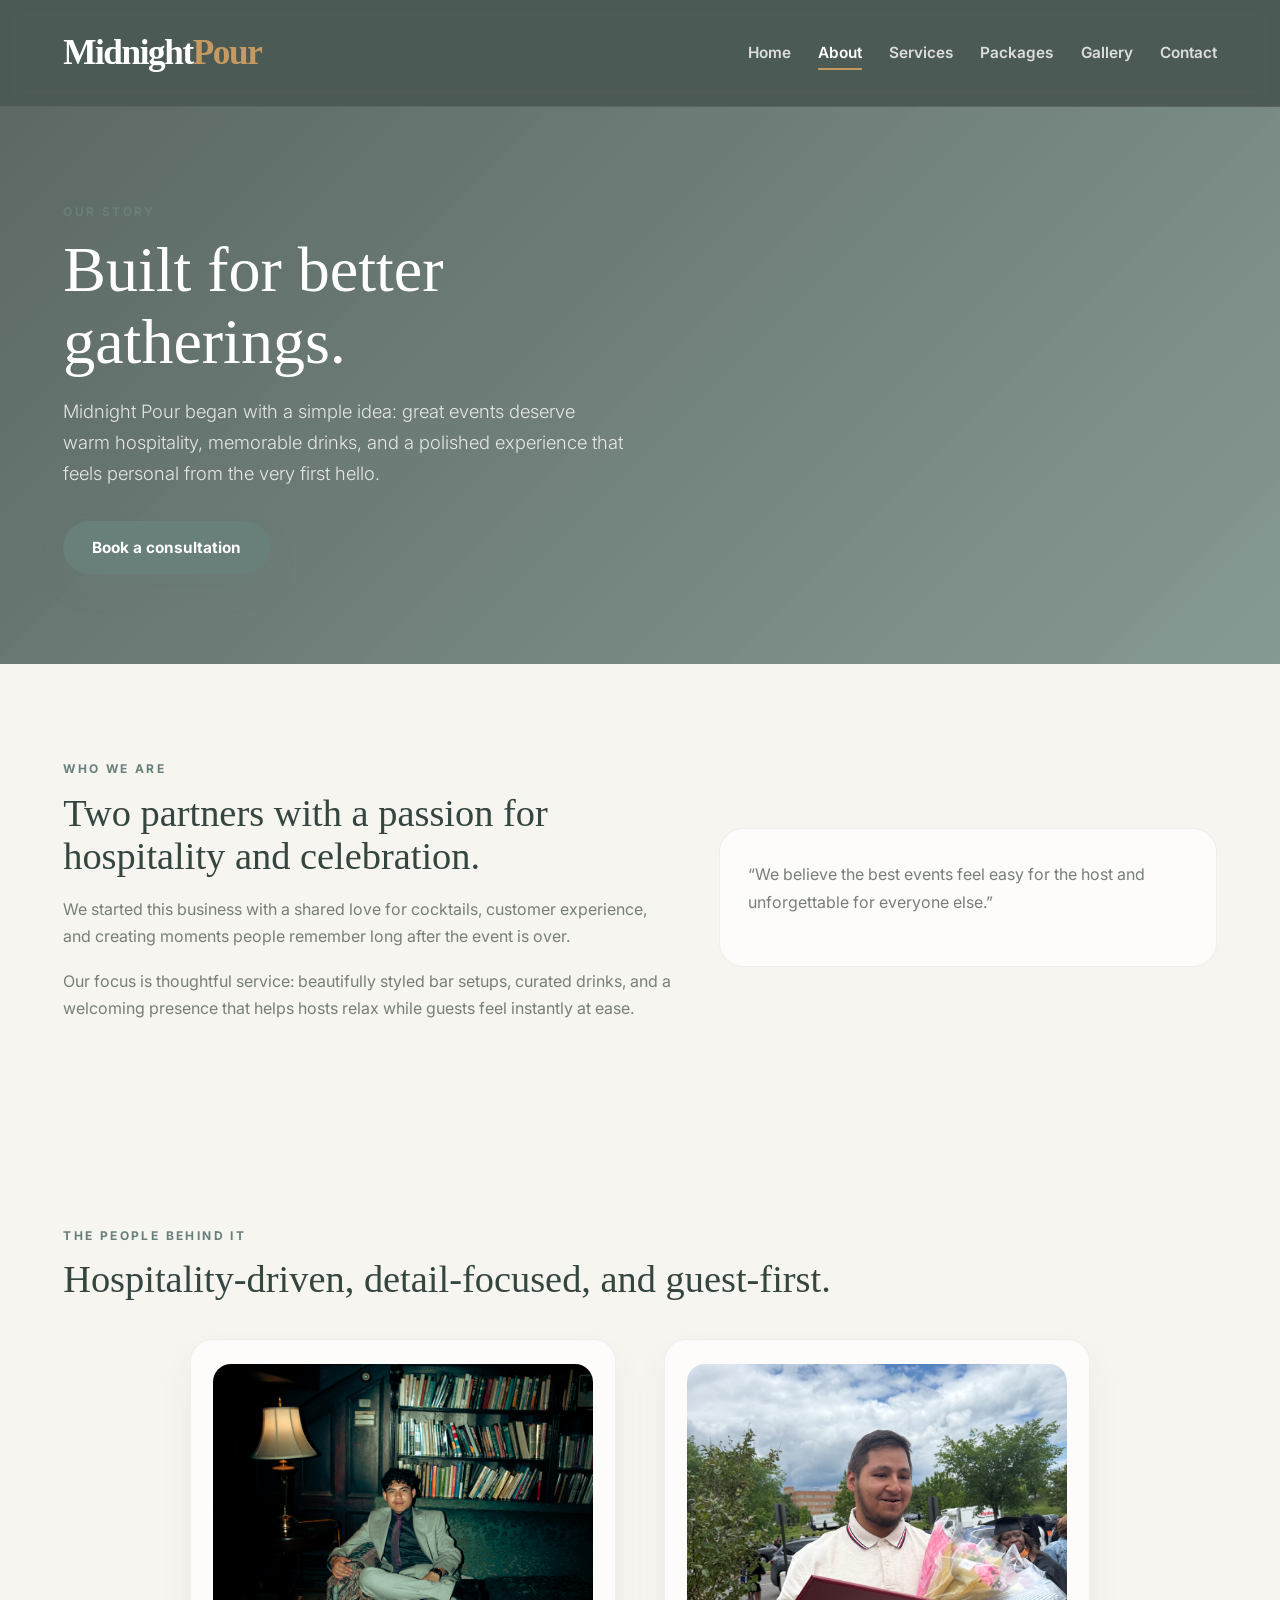
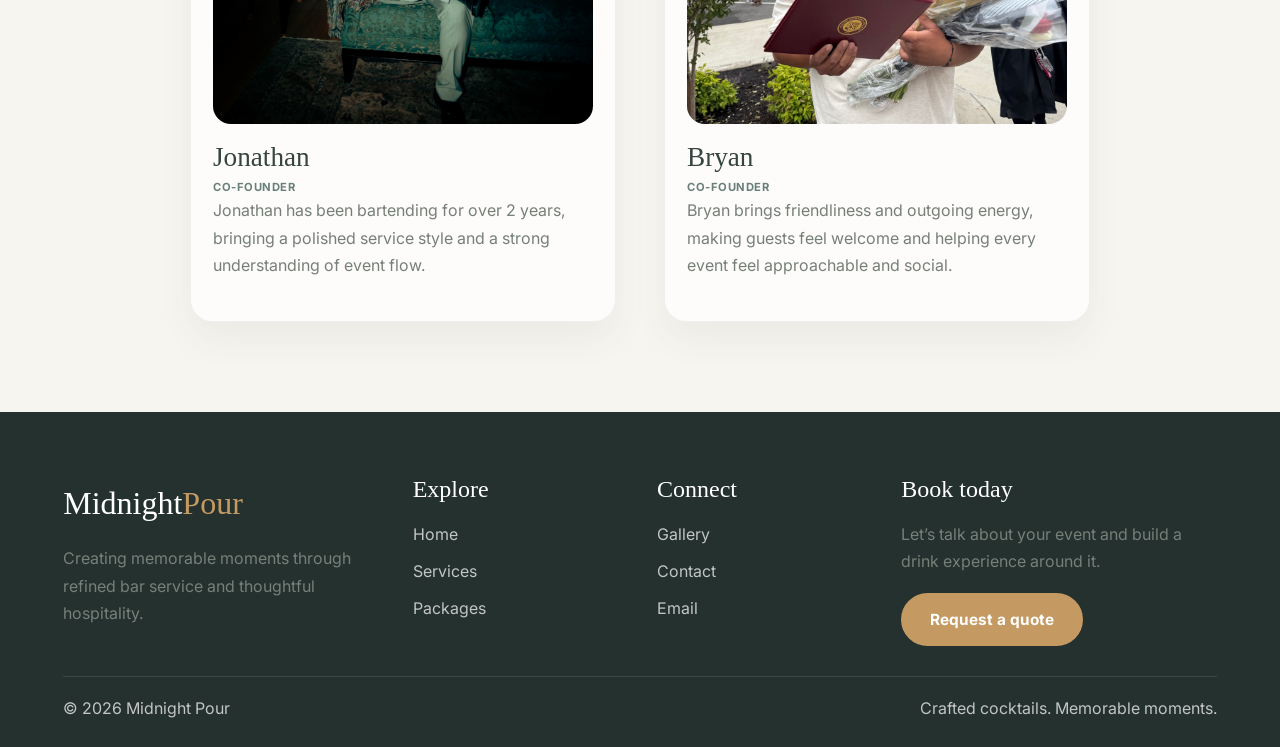
<file: about.html>
<!doctype html>
<html lang="en">
<head>
  <meta charset="utf-8">
  <meta name="viewport" content="width=device-width, initial-scale=1">
  <meta name="description" content="Learn the story behind Midnight Pour and the partners building a hospitality-first mobile bartending service." />
  <title>About | Midnight Pour</title>
  <link rel="preconnect" href="https://fonts.googleapis.com">
  <link rel="preconnect" href="https://fonts.gstatic.com" crossorigin>
  <link href="https://fonts.googleapis.com/css2?family=Inter:wght@400;500;600;700;800&display=swap" rel="stylesheet">
  <link href="css/bootstrap.min.css" rel="stylesheet">
  <link href="css/style.css" rel="stylesheet">
</head>
<body>

  <header class="site-header">
    <nav class="custom-navbar" aria-label="Main navigation">
      <div class="container">
        <a class="navbar-brand" href="index.html">Midnight<span>Pour</span></a>
        <button class="navbar-toggler" type="button" aria-label="Toggle navigation">☰</button>
        <ul class="custom-navbar-nav">
          <li><a href="index.html">Home</a></li>
          <li class="active"><a href="about.html">About</a></li>
          <li><a href="services.html">Services</a></li>
          <li><a href="packages.html">Packages</a></li>
          <li><a href="gallery.html">Gallery</a></li>
          <li><a href="contact.html">Contact</a></li>
        </ul>
      </div>
    </nav>
  </header>

  <main>
    <section class="hero" style="background:linear-gradient(135deg, rgba(53,69,64,0.8), rgba(104,127,122,0.78)), url('https://images.unsplash.com/photo-1525268323446-0505b6fe7778?auto=format&fit=crop&w=1400&q=80') center/cover no-repeat; min-height: 520px;">
      <div class="container">
        <div class="hero-copy">
          <div class="eyebrow">Our story</div>
          <h1>Built for better gatherings.</h1>
          <p class="lead">Midnight Pour began with a simple idea: great events deserve warm hospitality, memorable drinks, and a polished experience that feels personal from the very first hello.</p>
          <div class="hero-actions">
            <a class="btn btn-primary" href="contact.html">Book a consultation</a>
          </div>
        </div>
      </div>
    </section>

    <section class="story-section">
      <div class="container two-column">
        <div>
          <div class="eyebrow">Who we are</div>
          <h2>Two partners with a passion for hospitality and celebration.</h2>
          <p>We started this business with a shared love for cocktails, customer experience, and creating moments people remember long after the event is over.</p>
          <p>Our focus is thoughtful service: beautifully styled bar setups, curated drinks, and a welcoming presence that helps hosts relax while guests feel instantly at ease.</p>
        </div>
        <div class="quote-box">
          <p>“We believe the best events feel easy for the host and unforgettable for everyone else.”</p>
        </div>
      </div>
    </section>

    <section>
      <div class="container">
        <div class="section-heading">
          <div class="eyebrow">The people behind it</div>
          <h2>Hospitality-driven, detail-focused, and guest-first.</h2>
        </div>

        <div class="team-grid" style="grid-template-columns: 1fr 1fr; gap: 48px; max-width: 900px; margin: 0 auto;">
          <article class="team-member" style="padding: 24px 22px; border-radius: 22px;">
            <img src="images/jonathan-about.jpeg" alt="Jonathan portrait" style="width: 100%; height: 360px; object-fit: cover; border-radius: 18px; margin-bottom: 18px;">
            <h3>Jonathan</h3>
            <div class="role">Co-founder</div>
            <p>Jonathan has been bartending for over 2 years, bringing a polished service style and a strong understanding of event flow.</p>
          </article>

          <article class="team-member" style="padding: 24px 22px; border-radius: 22px;">
            <img src="images/bryan-about.jpeg" alt="Bryan portrait" style="width: 100%; height: 360px; object-fit: cover; border-radius: 18px; margin-bottom: 18px;">
            <h3>Bryan</h3>
            <div class="role">Co-founder</div>
            <p>Bryan brings friendliness and outgoing energy, making guests feel welcome and helping every event feel approachable and social.</p>
          </article>
        </div>      
      </div>    
    </section>
  </main>

  <footer class="footer">
    <div class="container">
      <div class="footer-grid">
        <div>
          <div class="brand">Midnight<span>Pour</span></div>
          <p>Creating memorable moments through refined bar service and thoughtful hospitality.</p>
        </div>
        <div>
          <h4>Explore</h4>
          <ul>
            <li><a href="index.html">Home</a></li>
            <li><a href="services.html">Services</a></li>
            <li><a href="packages.html">Packages</a></li>
          </ul>
        </div>
        <div>
          <h4>Connect</h4>
          <ul>
            <li><a href="blog.html">Gallery</a></li>
            <li><a href="contact.html">Contact</a></li>
            <li><a href="mailto:hello@midnightpour.com">Email</a></li>
          </ul>
        </div>
        <div>
          <h4>Book today</h4>
          <p>Let’s talk about your event and build a drink experience around it.</p>
          <a class="btn btn-secondary" href="contact.html">Request a quote</a>
        </div>
      </div>
      <div class="footer-bottom">
        <span>© 2026 Midnight Pour</span>
        <span>Crafted cocktails. Memorable moments.</span>
      </div>
    </div>
  </footer>

  <script src="js/bootstrap.bundle.min.js"></script>
  <script src="js/custom.js"></script>
</body>
</html>
</file>
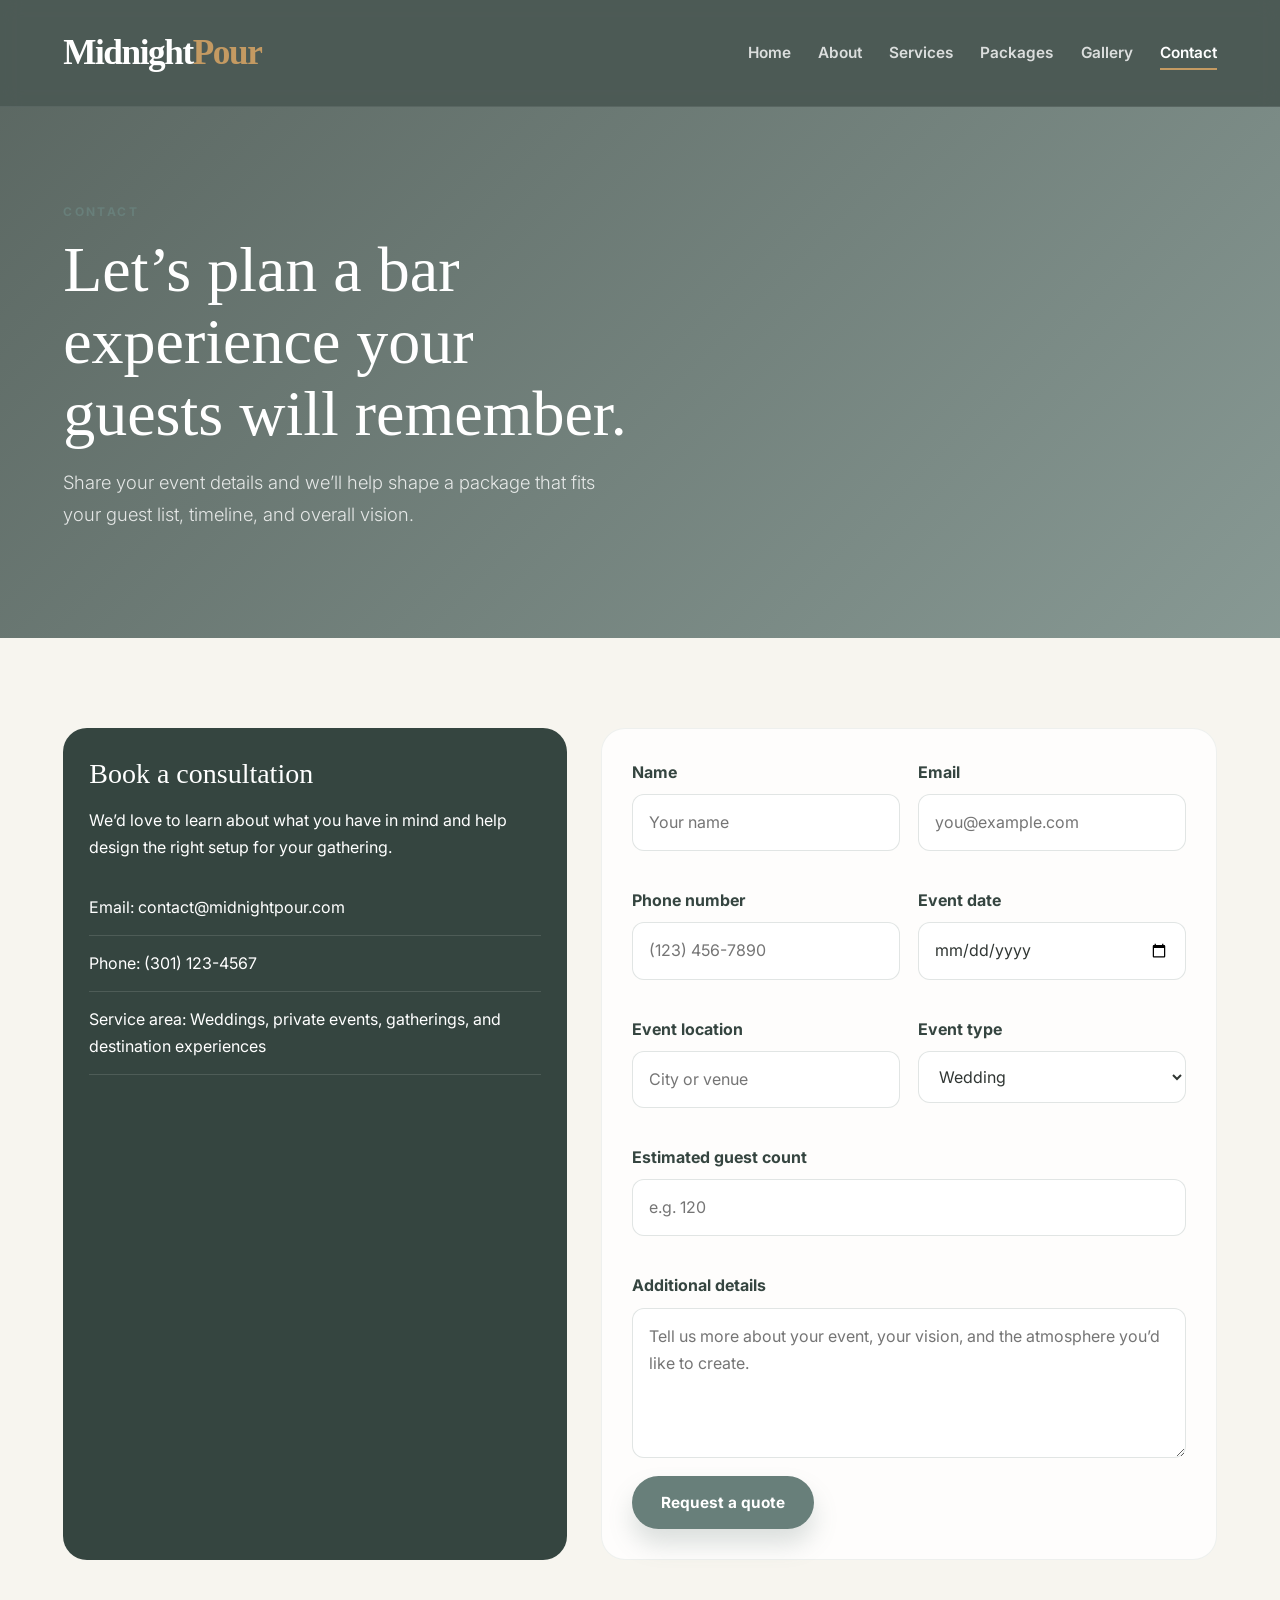
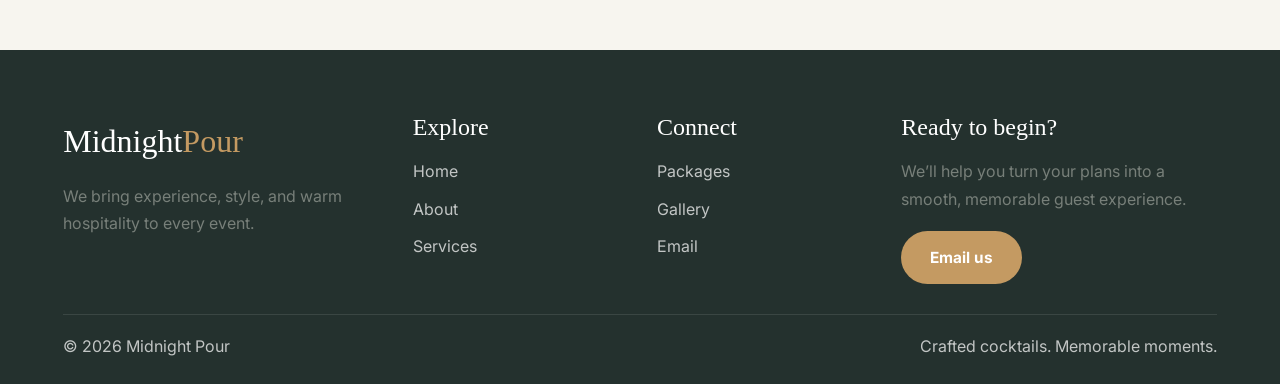
<file: contact.html>
<!doctype html>
<html lang="en">
<head>
  <meta charset="utf-8">
  <meta name="viewport" content="width=device-width, initial-scale=1">
  <meta name="description" content="Request a quote for your wedding, private celebration, birthday, corporate event, or custom mobile bartending service." />
  <title>Contact | Midnight Pour</title>
  <link rel="preconnect" href="https://fonts.googleapis.com">
  <link rel="preconnect" href="https://fonts.gstatic.com" crossorigin>
  <link href="https://fonts.googleapis.com/css2?family=Inter:wght@400;500;600;700;800&display=swap" rel="stylesheet">
  <link href="css/bootstrap.min.css" rel="stylesheet">
  <link href="css/style.css" rel="stylesheet">
</head>
<body>

  <header class="site-header">
    <nav class="custom-navbar" aria-label="Main navigation">
      <div class="container">
        <a class="navbar-brand" href="index.html">Midnight<span>Pour</span></a>
        <button class="navbar-toggler" type="button" aria-label="Toggle navigation">☰</button>
        <ul class="custom-navbar-nav">
          <li><a href="index.html">Home</a></li>
          <li><a href="about.html">About</a></li>
          <li><a href="services.html">Services</a></li>
          <li><a href="packages.html">Packages</a></li>
          <li><a href="gallery.html">Gallery</a></li>
          <li class="active"><a href="contact.html">Contact</a></li>
        </ul>
      </div>
    </nav>
  </header>

  <main>
    <section class="hero" style="background:linear-gradient(135deg, rgba(53,69,64,0.8), rgba(104,127,122,0.78)), url('https://images.unsplash.com/photo-1514362545857-3bc16c4c7d1b?auto=format&fit=crop&w=1400&q=80') center/cover no-repeat; min-height: 500px;">
      <div class="container">
        <div class="hero-copy">
          <div class="eyebrow">Contact</div>
          <h1>Let’s plan a bar experience your guests will remember.</h1>
          <p class="lead">Share your event details and we’ll help shape a package that fits your guest list, timeline, and overall vision.</p>
        </div>
      </div>
    </section>

    <section class="contact-section">
      <div class="container contact-grid">
        <div class="contact-info">
          <h3>Book a consultation</h3>
          <p>We’d love to learn about what you have in mind and help design the right setup for your gathering.</p>
          <ul>
            <li>Email: contact@midnightpour.com</li>
            <li>Phone: (301) 123-4567</li>
            <li>Service area: Weddings, private events, gatherings, and destination experiences</li>
          </ul>
        </div>

        <form class="contact-form" action="#" method="post">
          <div class="form-grid">
            <div class="form-field">
              <label for="name">Name</label>
              <input id="name" type="text" placeholder="Your name">
            </div>
            <div class="form-field">
              <label for="email">Email</label>
              <input id="email" type="email" placeholder="you@example.com">
            </div>
            <div class="form-field">
              <label for="phone">Phone number</label>
              <input id="phone" type="tel" placeholder="(123) 456-7890">
            </div>
            <div class="form-field">
              <label for="date">Event date</label>
              <input id="date" type="date">
            </div>
            <div class="form-field">
              <label for="location">Event location</label>
              <input id="location" type="text" placeholder="City or venue">
            </div>
            <div class="form-field">
              <label for="type">Event type</label>
              <select id="type">
                <option>Wedding</option>
                <option>Private party</option>
                <option>Birthday</option>
                <option>Corporate event</option>
                <option>Custom celebration</option>
              </select>
            </div>
            <div class="form-field" style="grid-column:1 / -1;">
              <label for="guests">Estimated guest count</label>
              <input id="guests" type="number" min="10" placeholder="e.g. 120">
            </div>
            <div class="form-field" style="grid-column:1 / -1;">
              <label for="details">Additional details</label>
              <textarea id="details" placeholder="Tell us more about your event, your vision, and the atmosphere you’d like to create."></textarea>
            </div>
          </div>
          <button class="btn btn-primary" type="submit">Request a quote</button>
        </form>
      </div>
    </section>
  </main>

  <footer class="footer">
    <div class="container">
      <div class="footer-grid">
        <div>
          <div class="brand">Midnight<span>Pour</span></div>
          <p>We bring experience, style, and warm hospitality to every event.</p>
        </div>
        <div>
          <h4>Explore</h4>
          <ul>
            <li><a href="index.html">Home</a></li>
            <li><a href="about.html">About</a></li>
            <li><a href="services.html">Services</a></li>
          </ul>
        </div>
        <div>
          <h4>Connect</h4>
          <ul>
            <li><a href="packages.html">Packages</a></li>
            <li><a href="blog.html">Gallery</a></li>
            <li><a href="mailto:hello@midnightpour.com">Email</a></li>
          </ul>
        </div>
        <div>
          <h4>Ready to begin?</h4>
          <p>We’ll help you turn your plans into a smooth, memorable guest experience.</p>
          <a class="btn btn-secondary" href="mailto:hello@midnightpour.com">Email us</a>
        </div>
      </div>
      <div class="footer-bottom">
        <span>© 2026 Midnight Pour</span>
        <span>Crafted cocktails. Memorable moments.</span>
      </div>
    </div>
  </footer>

  <script src="js/bootstrap.bundle.min.js"></script>
  <script src="js/custom.js"></script>
</body>
</html>
</file>
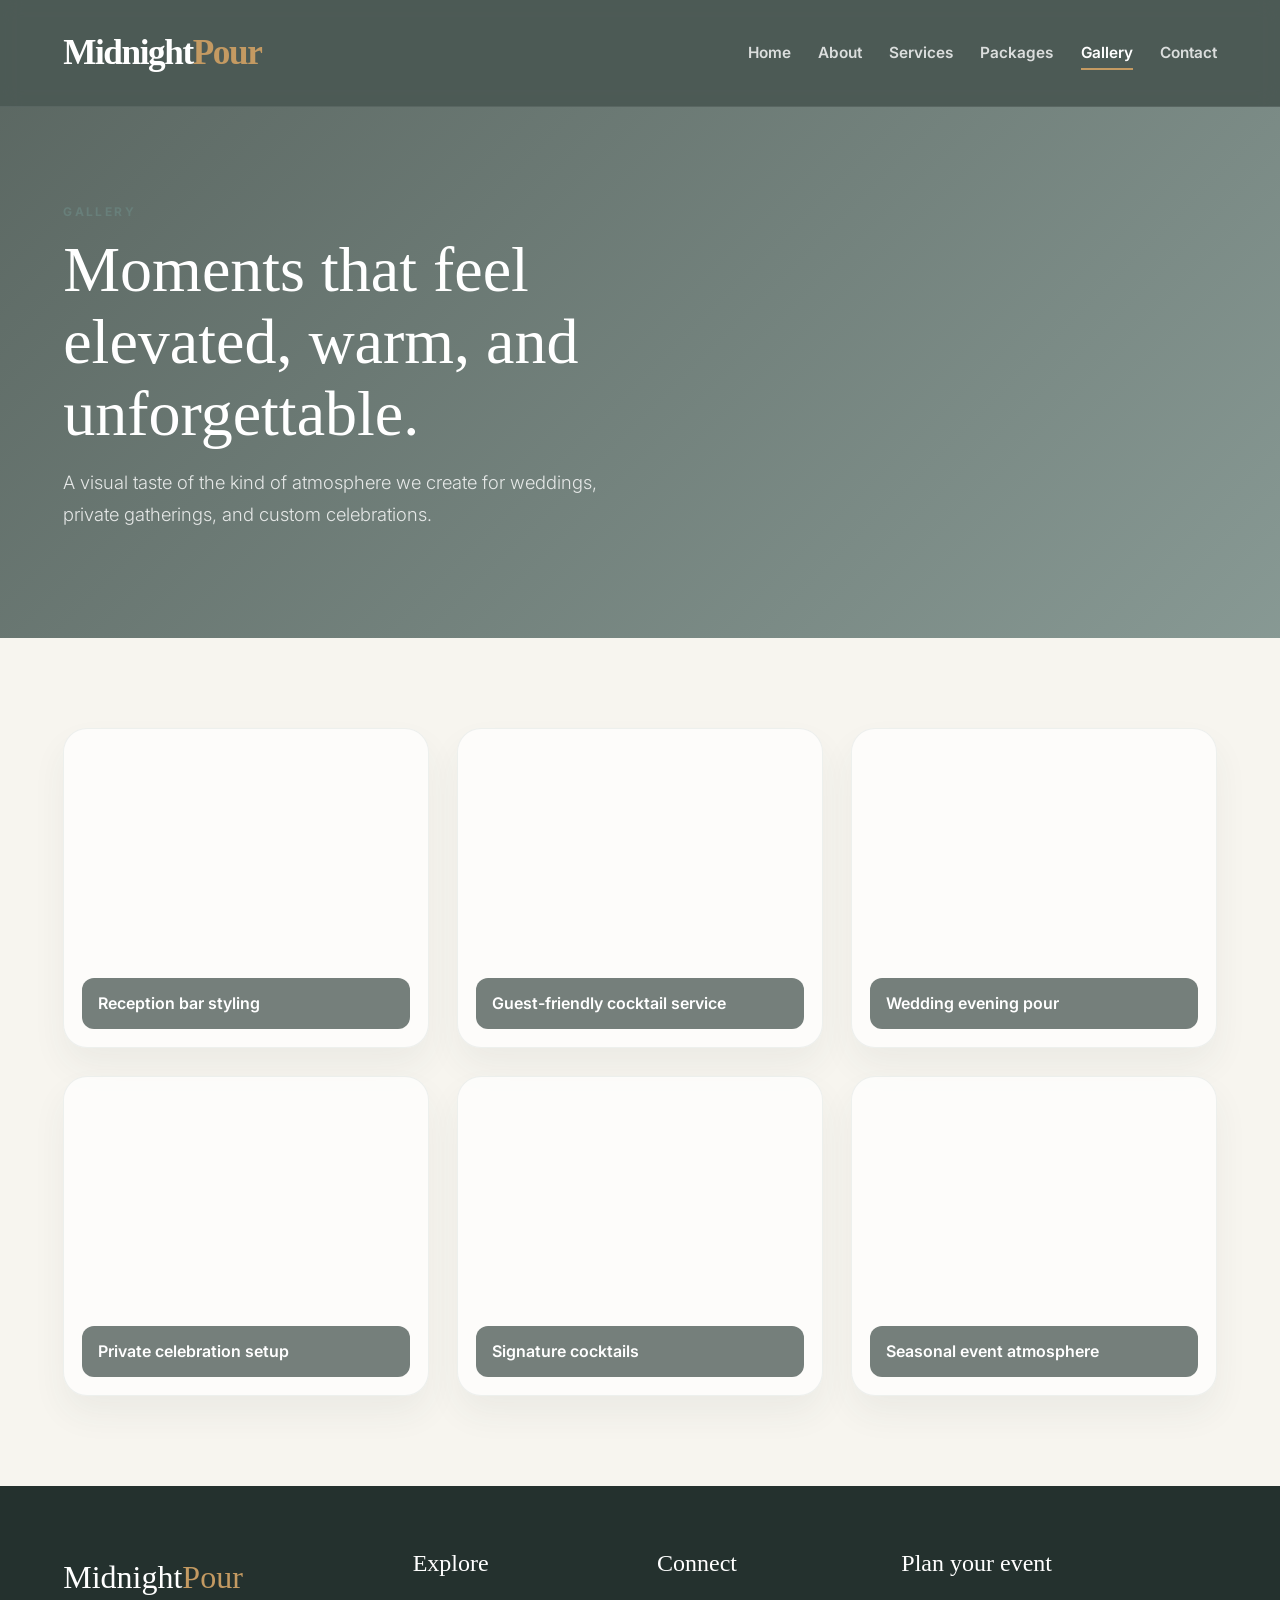
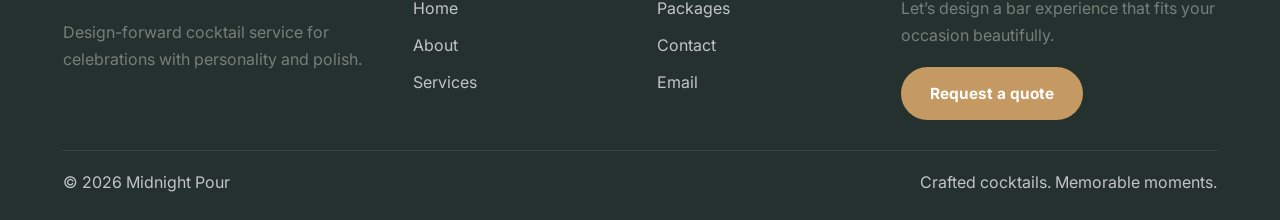
<file: gallery.html>
<!doctype html>
<html lang="en">
<head>
  <meta charset="utf-8">
  <meta name="viewport" content="width=device-width, initial-scale=1">
  <meta name="description" content="Browse event gallery inspiration and mobile bar setups from Midnight Pour." />
  <title>Gallery | Midnight Pour</title>
  <link rel="preconnect" href="https://fonts.googleapis.com">
  <link rel="preconnect" href="https://fonts.gstatic.com" crossorigin>
  <link href="https://fonts.googleapis.com/css2?family=Inter:wght@400;500;600;700;800&display=swap" rel="stylesheet">
  <link href="css/bootstrap.min.css" rel="stylesheet">
  <link href="css/style.css" rel="stylesheet">
</head>
<body>

  <header class="site-header">
    <nav class="custom-navbar" aria-label="Main navigation">
      <div class="container">
        <a class="navbar-brand" href="index.html">Midnight<span>Pour</span></a>
        <button class="navbar-toggler" type="button" aria-label="Toggle navigation">☰</button>
        <ul class="custom-navbar-nav">
          <li><a href="index.html">Home</a></li>
          <li><a href="about.html">About</a></li>
          <li><a href="services.html">Services</a></li>
          <li><a href="packages.html">Packages</a></li>
          <li class="active"><a href="gallery.html">Gallery</a></li>
          <li><a href="contact.html">Contact</a></li>
        </ul>
      </div>
    </nav>
  </header>

  <main>
    <section class="hero" style="background:linear-gradient(135deg, rgba(53,69,64,0.8), rgba(104,127,122,0.78)), url('https://images.unsplash.com/photo-1519741497674-611481863552?auto=format&fit=crop&w=1400&q=80') center/cover no-repeat; min-height: 500px;">
      <div class="container">
        <div class="hero-copy">
          <div class="eyebrow">Gallery</div>
          <h1>Moments that feel elevated, warm, and unforgettable.</h1>
          <p class="lead">A visual taste of the kind of atmosphere we create for weddings, private gatherings, and custom celebrations.</p>
        </div>
      </div>
    </section>

    <section>
      <div class="container">
        <div class="gallery-grid">
          <div class="gallery-card" style="background-image:url('https://images.unsplash.com/photo-1511963626859-a7d7b03d87c4?auto=format&fit=crop&w=900&q=80');"><div class="caption">Reception bar styling</div></div>
          <div class="gallery-card" style="background-image:url('https://images.unsplash.com/photo-1528605248644-14dd04022da1?auto=format&fit=crop&w=900&q=80');"><div class="caption">Guest-friendly cocktail service</div></div>
          <div class="gallery-card" style="background-image:url('https://images.unsplash.com/photo-1517457373958-b7bdd4587205?auto=format&fit=crop&w=900&q=80');"><div class="caption">Wedding evening pour</div></div>
          <div class="gallery-card" style="background-image:url('https://images.unsplash.com/photo-1559339352-11d035aa65de?auto=format&fit=crop&w=900&q=80');"><div class="caption">Private celebration setup</div></div>
          <div class="gallery-card" style="background-image:url('https://images.unsplash.com/photo-1514362545857-3bc16c4c7d1b?auto=format&fit=crop&w=900&q=80');"><div class="caption">Signature cocktails</div></div>
          <div class="gallery-card" style="background-image:url('https://images.unsplash.com/photo-1470337458703-46ad1756a187?auto=format&fit=crop&w=900&q=80');"><div class="caption">Seasonal event atmosphere</div></div>
        </div>
      </div>
    </section>
  </main>

  <footer class="footer">
    <div class="container">
      <div class="footer-grid">
        <div>
          <div class="brand">Midnight<span>Pour</span></div>
          <p>Design-forward cocktail service for celebrations with personality and polish.</p>
        </div>
        <div>
          <h4>Explore</h4>
          <ul>
            <li><a href="index.html">Home</a></li>
            <li><a href="about.html">About</a></li>
            <li><a href="services.html">Services</a></li>
          </ul>
        </div>
        <div>
          <h4>Connect</h4>
          <ul>
            <li><a href="packages.html">Packages</a></li>
            <li><a href="contact.html">Contact</a></li>
            <li><a href="mailto:hello@midnightpour.com">Email</a></li>
          </ul>
        </div>
        <div>
          <h4>Plan your event</h4>
          <p>Let’s design a bar experience that fits your occasion beautifully.</p>
          <a class="btn btn-secondary" href="contact.html">Request a quote</a>
        </div>
      </div>
      <div class="footer-bottom">
        <span>© 2026 Midnight Pour</span>
        <span>Crafted cocktails. Memorable moments.</span>
      </div>
    </div>
  </footer>

  <script src="js/bootstrap.bundle.min.js"></script>
  <script src="js/custom.js"></script>
</body>
</html>
</file>
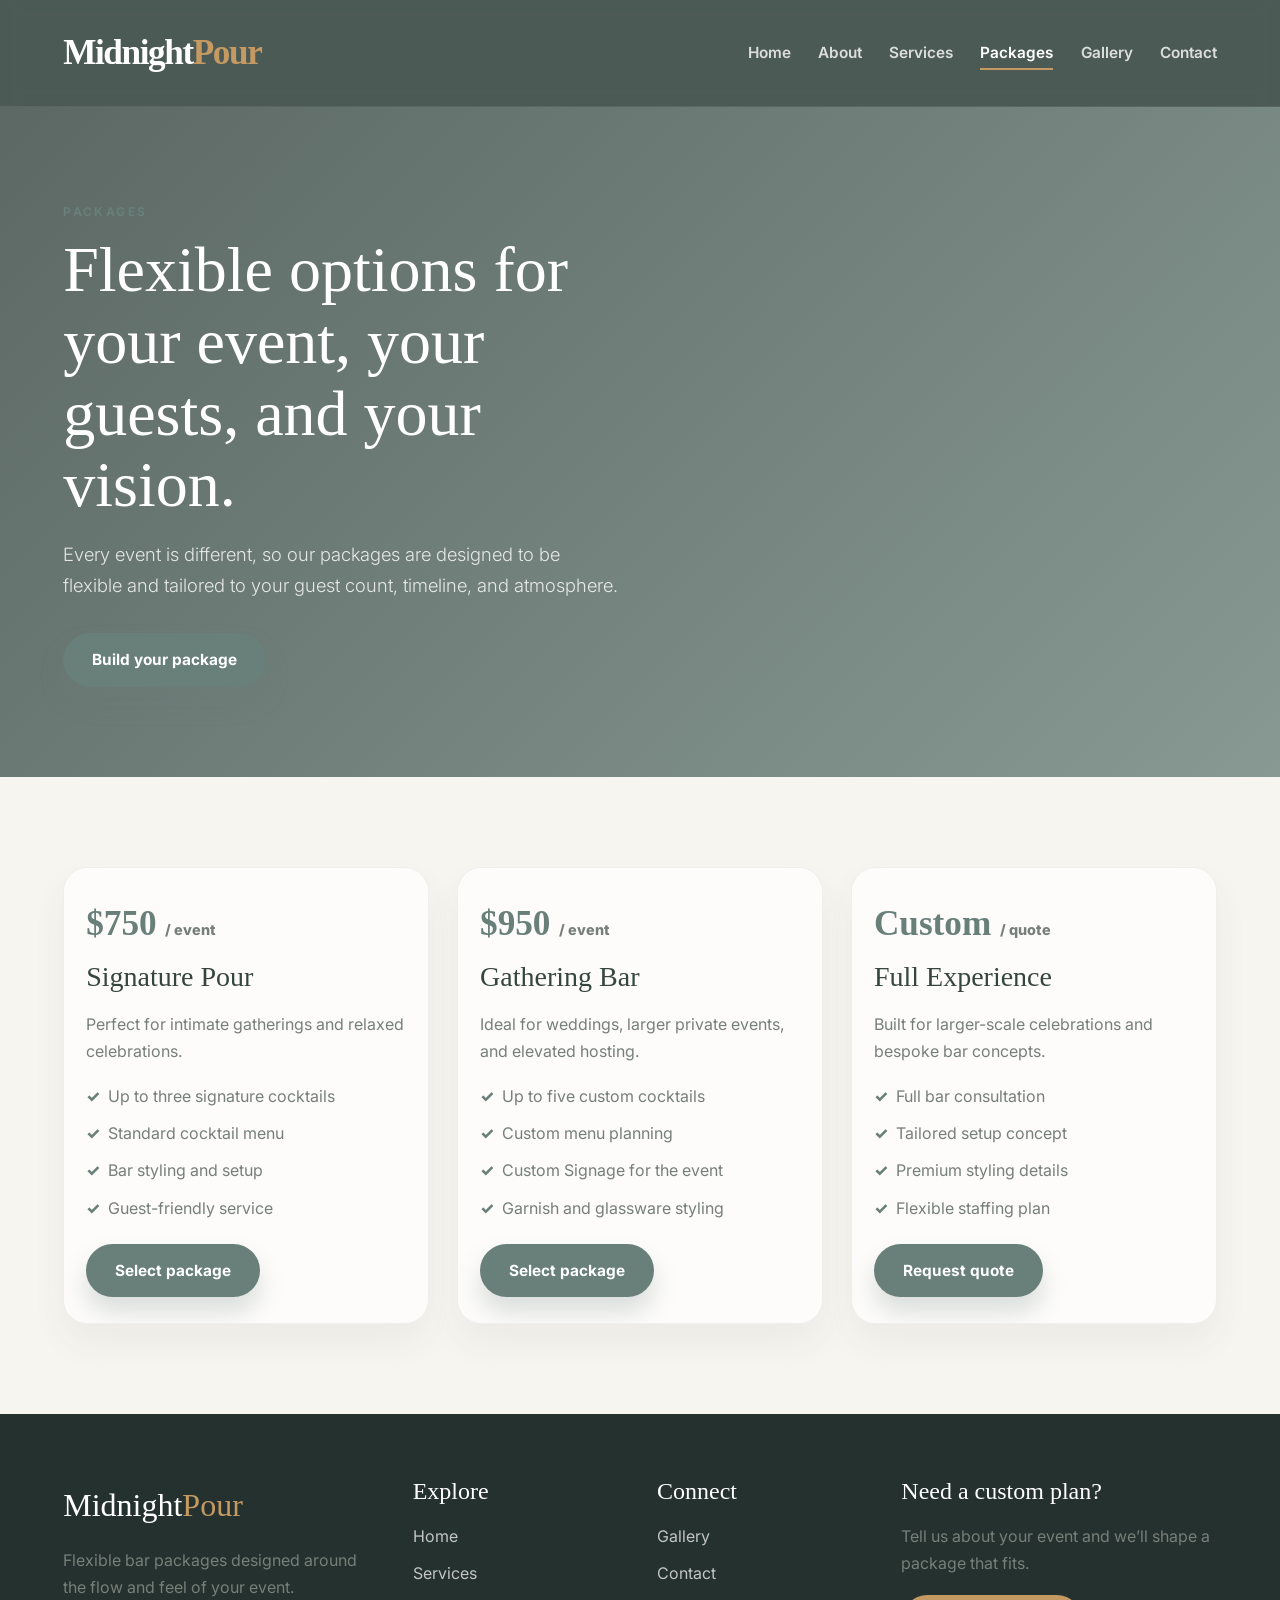
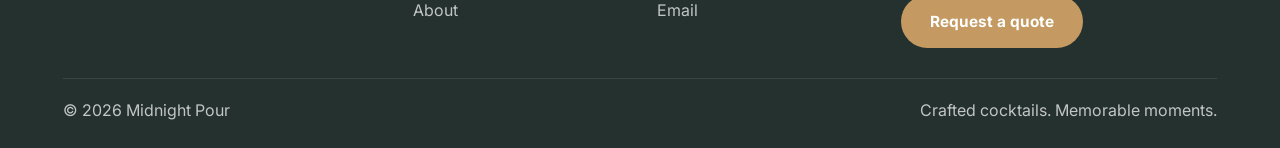
<file: packages.html>
<!doctype html>
<html lang="en">
<head>
  <meta charset="utf-8">
  <meta name="viewport" content="width=device-width, initial-scale=1">
  <meta name="description" content="Browse bar service packages and pricing options for weddings, parties, corporate events, and custom celebrations." />
  <title>Packages | Midnight Pour</title>
  <link rel="preconnect" href="https://fonts.googleapis.com">
  <link rel="preconnect" href="https://fonts.gstatic.com" crossorigin>
  <link href="https://fonts.googleapis.com/css2?family=Inter:wght@400;500;600;700;800&display=swap" rel="stylesheet">
  <link href="css/bootstrap.min.css" rel="stylesheet">
  <link href="css/style.css" rel="stylesheet">
</head>
<body>

  <header class="site-header">
    <nav class="custom-navbar" aria-label="Main navigation">
      <div class="container">
        <a class="navbar-brand" href="index.html">Midnight<span>Pour</span></a>
        <button class="navbar-toggler" type="button" aria-label="Toggle navigation">☰</button>
        <ul class="custom-navbar-nav">
          <li><a href="index.html">Home</a></li>
          <li><a href="about.html">About</a></li>
          <li><a href="services.html">Services</a></li>
          <li class="active"><a href="packages.html">Packages</a></li>
          <li><a href="gallery.html">Gallery</a></li>
          <li><a href="contact.html">Contact</a></li>
        </ul>
      </div>
    </nav>
  </header>

  <main>
    <section class="hero" style="background:linear-gradient(135deg, rgba(53,69,64,0.8), rgba(104,127,122,0.78)), url('https://images.unsplash.com/photo-1470337458703-46ad1756a187?auto=format&fit=crop&w=1400&q=80') center/cover no-repeat; min-height: 500px;">
      <div class="container">
        <div class="hero-copy">
          <div class="eyebrow">Packages</div>
          <h1>Flexible options for your event, your guests, and your vision.</h1>
          <p class="lead">Every event is different, so our packages are designed to be flexible and tailored to your guest count, timeline, and atmosphere.</p>
          <div class="hero-actions">
            <a class="btn btn-primary" href="contact.html">Build your package</a>
          </div>
        </div>
      </div>
    </section>

    <section>
      <div class="container">
        <div class="package-grid">
          <article class="package-card">
            <div class="price">$750 <small>/ event</small></div>
            <h3>Signature Pour</h3>
            <p>Perfect for intimate gatherings and relaxed celebrations.</p>
            <ul>
              <li>Up to three signature cocktails</li>
              <li>Standard cocktail menu</li>
              <li>Bar styling and setup</li>
              <li>Guest-friendly service</li>
            </ul>
            <a class="btn btn-primary" href="contact.html">Select package</a>
          </article>

          <article class="package-card">
            <div class="price">$950 <small>/ event</small></div>
            <h3>Gathering Bar</h3>
            <p>Ideal for weddings, larger private events, and elevated hosting.</p>
            <ul>
              <li>Up to five custom cocktails</li>
              <li>Custom menu planning</li>
              <li>Custom Signage for the event</li>
              <li>Garnish and glassware styling</li>
            </ul>
            <a class="btn btn-primary" href="contact.html">Select package</a>
          </article>

          <article class="package-card">
            <div class="price">Custom <small>/ quote</small></div>
            <h3>Full Experience</h3>
            <p>Built for larger-scale celebrations and bespoke bar concepts.</p>
            <ul>
              <li>Full bar consultation</li>
              <li>Tailored setup concept</li>
              <li>Premium styling details</li>
              <li>Flexible staffing plan</li>
            </ul>
            <a class="btn btn-primary" href="contact.html">Request quote</a>
          </article>
        </div>
      </div>
    </section>
  </main>

  <footer class="footer">
    <div class="container">
      <div class="footer-grid">
        <div>
          <div class="brand">Midnight<span>Pour</span></div>
          <p>Flexible bar packages designed around the flow and feel of your event.</p>
        </div>
        <div>
          <h4>Explore</h4>
          <ul>
            <li><a href="index.html">Home</a></li>
            <li><a href="services.html">Services</a></li>
            <li><a href="about.html">About</a></li>
          </ul>
        </div>
        <div>
          <h4>Connect</h4>
          <ul>
            <li><a href="blog.html">Gallery</a></li>
            <li><a href="contact.html">Contact</a></li>
            <li><a href="mailto:hello@midnightpour.com">Email</a></li>
          </ul>
        </div>
        <div>
          <h4>Need a custom plan?</h4>
          <p>Tell us about your event and we’ll shape a package that fits.</p>
          <a class="btn btn-secondary" href="contact.html">Request a quote</a>
        </div>
      </div>
      <div class="footer-bottom">
        <span>© 2026 Midnight Pour</span>
        <span>Crafted cocktails. Memorable moments.</span>
      </div>
    </div>
  </footer>

  <script src="js/bootstrap.bundle.min.js"></script>
  <script src="js/custom.js"></script>
</body>
</html>
</file>
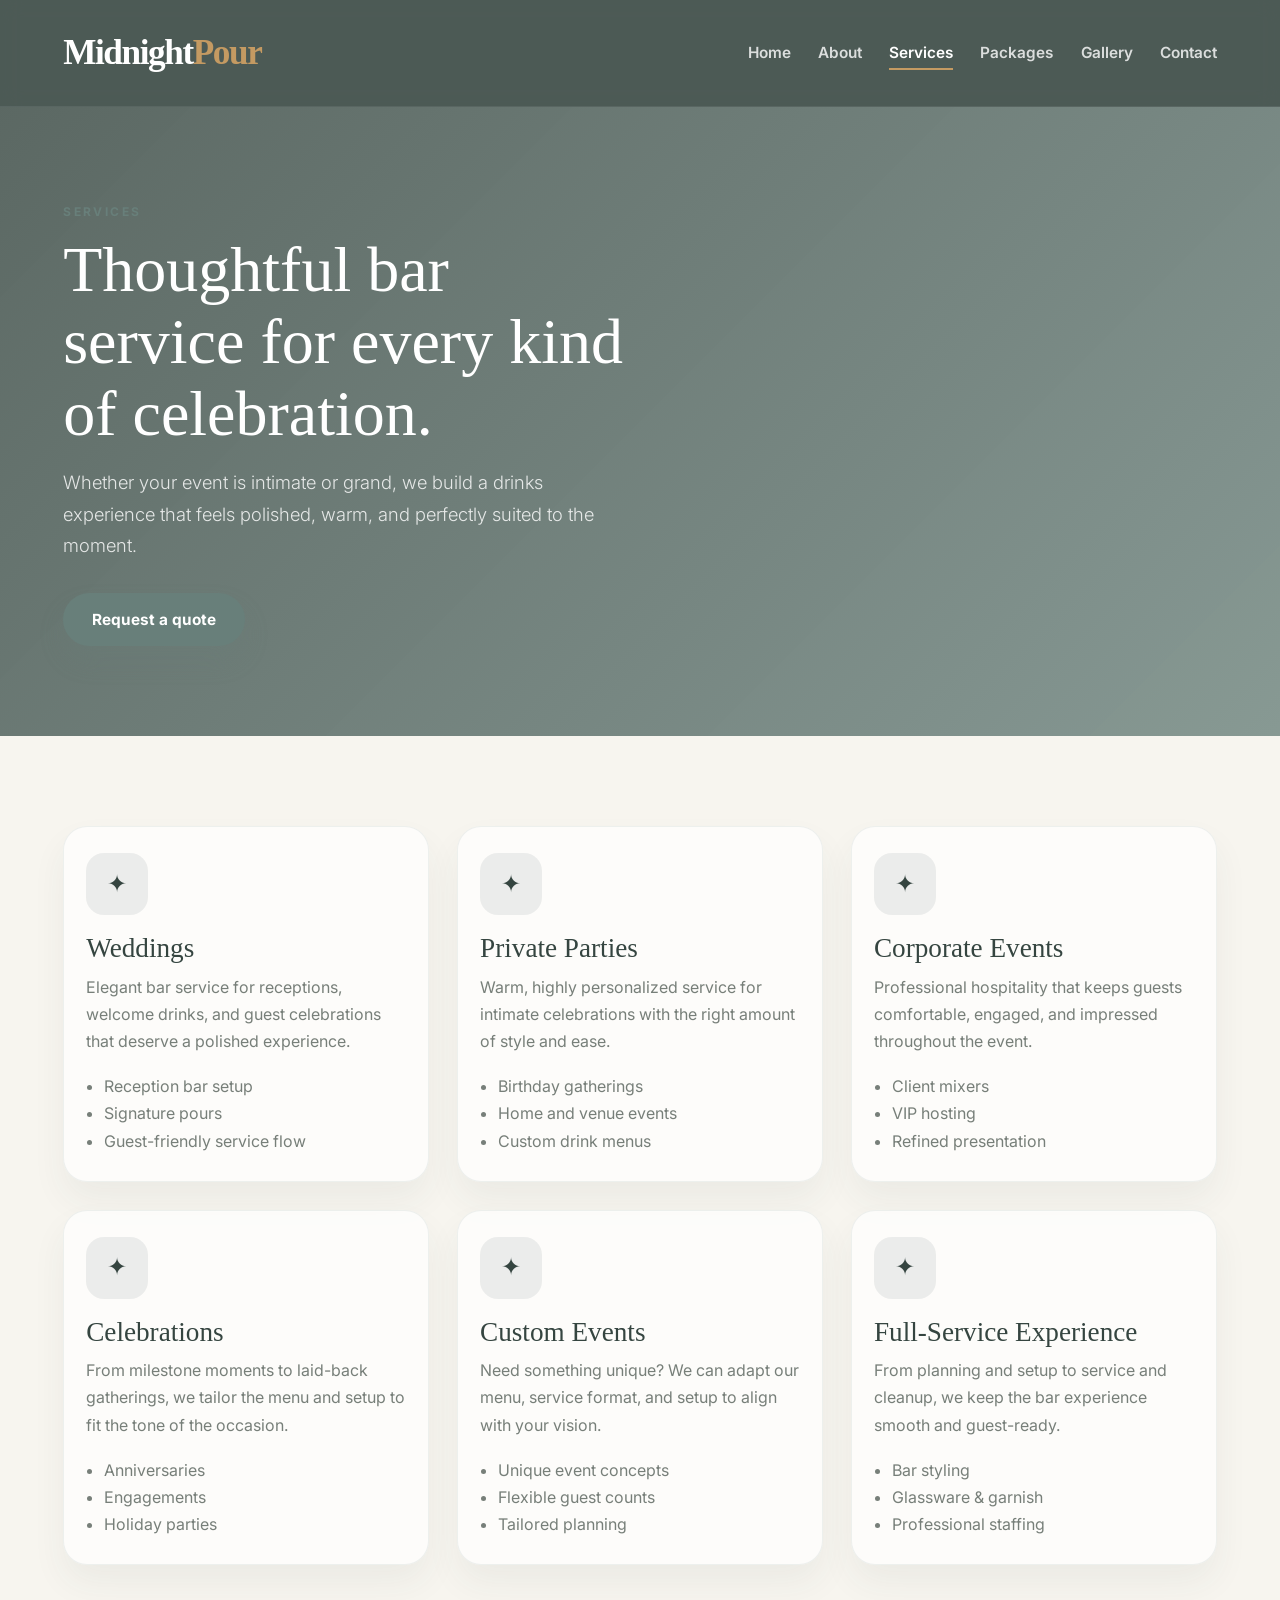
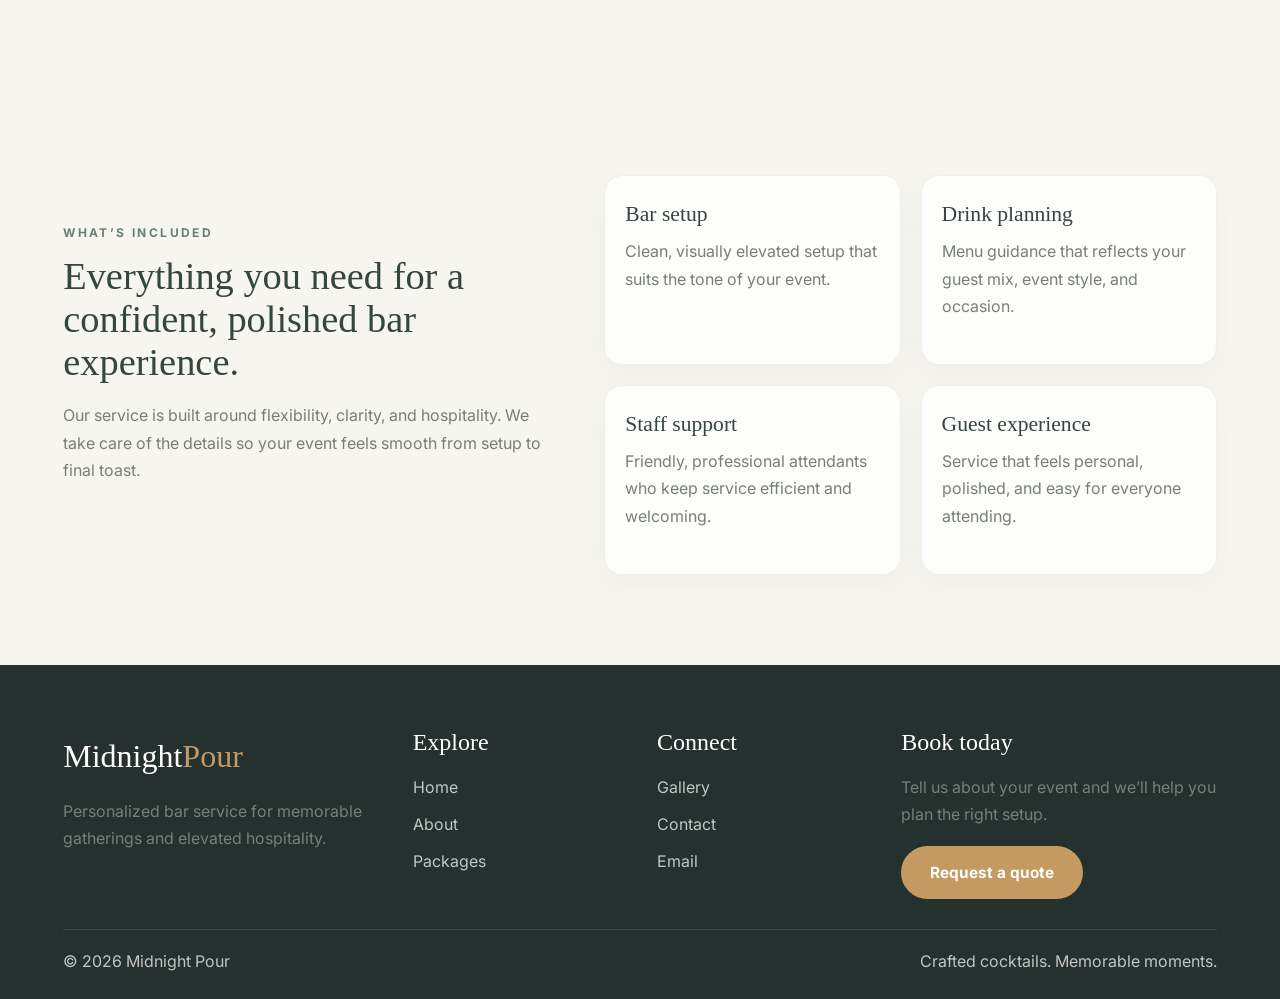
<file: services.html>
<!doctype html>
<html lang="en">
<head>
  <meta charset="utf-8">
  <meta name="viewport" content="width=device-width, initial-scale=1">
  <meta name="description" content="Mobile bartending services for weddings, private parties, corporate gatherings, birthdays, and custom celebrations." />
  <title>Services | Midnight Pour</title>
  <link rel="preconnect" href="https://fonts.googleapis.com">
  <link rel="preconnect" href="https://fonts.gstatic.com" crossorigin>
  <link href="https://fonts.googleapis.com/css2?family=Inter:wght@400;500;600;700;800&display=swap" rel="stylesheet">
  <link href="css/bootstrap.min.css" rel="stylesheet">
  <link href="css/style.css" rel="stylesheet">
</head>
<body>

  <header class="site-header">
    <nav class="custom-navbar" aria-label="Main navigation">
      <div class="container">
        <a class="navbar-brand" href="index.html">Midnight<span>Pour</span></a>
        <button class="navbar-toggler" type="button" aria-label="Toggle navigation">☰</button>
        <ul class="custom-navbar-nav">
          <li><a href="index.html">Home</a></li>
          <li><a href="about.html">About</a></li>
          <li class="active"><a href="services.html">Services</a></li>
          <li><a href="packages.html">Packages</a></li>
          <li><a href="gallery.html">Gallery</a></li>
          <li><a href="contact.html">Contact</a></li>
        </ul>
      </div>
    </nav>
  </header>

  <main>
    <section class="hero" style="background:linear-gradient(135deg, rgba(53,69,64,0.8), rgba(104,127,122,0.78)), url('https://images.unsplash.com/photo-1559339352-11d035aa65de?auto=format&fit=crop&w=1400&q=80') center/cover no-repeat; min-height: 510px;">
      <div class="container">
        <div class="hero-copy">
          <div class="eyebrow">Services</div>
          <h1>Thoughtful bar service for every kind of celebration.</h1>
          <p class="lead">Whether your event is intimate or grand, we build a drinks experience that feels polished, warm, and perfectly suited to the moment.</p>
          <div class="hero-actions">
            <a class="btn btn-primary" href="contact.html">Request a quote</a>
          </div>
        </div>
      </div>
    </section>

    <section>
      <div class="container">
        <div class="service-grid">
          <article class="service-card">
            <div class="service-icon">✦</div>
            <h3>Weddings</h3>
            <p>Elegant bar service for receptions, welcome drinks, and guest celebrations that deserve a polished experience.</p>
            <ul>
              <li>Reception bar setup</li>
              <li>Signature pours</li>
              <li>Guest-friendly service flow</li>
            </ul>
          </article>

          <article class="service-card">
            <div class="service-icon">✦</div>
            <h3>Private Parties</h3>
            <p>Warm, highly personalized service for intimate celebrations with the right amount of style and ease.</p>
            <ul>
              <li>Birthday gatherings</li>
              <li>Home and venue events</li>
              <li>Custom drink menus</li>
            </ul>
          </article>

          <article class="service-card">
            <div class="service-icon">✦</div>
            <h3>Corporate Events</h3>
            <p>Professional hospitality that keeps guests comfortable, engaged, and impressed throughout the event.</p>
            <ul>
              <li>Client mixers</li>
              <li>VIP hosting</li>
              <li>Refined presentation</li>
            </ul>
          </article>

          <article class="service-card">
            <div class="service-icon">✦</div>
            <h3>Celebrations</h3>
            <p>From milestone moments to laid-back gatherings, we tailor the menu and setup to fit the tone of the occasion.</p>
            <ul>
              <li>Anniversaries</li>
              <li>Engagements</li>
              <li>Holiday parties</li>
            </ul>
          </article>

          <article class="service-card">
            <div class="service-icon">✦</div>
            <h3>Custom Events</h3>
            <p>Need something unique? We can adapt our menu, service format, and setup to align with your vision.</p>
            <ul>
              <li>Unique event concepts</li>
              <li>Flexible guest counts</li>
              <li>Tailored planning</li>
            </ul>
          </article>

          <article class="service-card">
            <div class="service-icon">✦</div>
            <h3>Full-Service Experience</h3>
            <p>From planning and setup to service and cleanup, we keep the bar experience smooth and guest-ready.</p>
            <ul>
              <li>Bar styling</li>
              <li>Glassware & garnish</li>
              <li>Professional staffing</li>
            </ul>
          </article>
        </div>
      </div>
    </section>

    <section class="package-section">
      <div class="container section-split">
        <div>
          <div class="eyebrow">What’s included</div>
          <h2>Everything you need for a confident, polished bar experience.</h2>
          <p>Our service is built around flexibility, clarity, and hospitality. We take care of the details so your event feels smooth from setup to final toast.</p>
        </div>
        <div class="feature-list">
          <div class="feature">
            <h3>Bar setup</h3>
            <p>Clean, visually elevated setup that suits the tone of your event.</p>
          </div>
          <div class="feature">
            <h3>Drink planning</h3>
            <p>Menu guidance that reflects your guest mix, event style, and occasion.</p>
          </div>
          <div class="feature">
            <h3>Staff support</h3>
            <p>Friendly, professional attendants who keep service efficient and welcoming.</p>
          </div>
          <div class="feature">
            <h3>Guest experience</h3>
            <p>Service that feels personal, polished, and easy for everyone attending.</p>
          </div>
        </div>
      </div>
    </section>
  </main>

  <footer class="footer">
    <div class="container">
      <div class="footer-grid">
        <div>
          <div class="brand">Midnight<span>Pour</span></div>
          <p>Personalized bar service for memorable gatherings and elevated hospitality.</p>
        </div>
        <div>
          <h4>Explore</h4>
          <ul>
            <li><a href="index.html">Home</a></li>
            <li><a href="about.html">About</a></li>
            <li><a href="packages.html">Packages</a></li>
          </ul>
        </div>
        <div>
          <h4>Connect</h4>
          <ul>
            <li><a href="blog.html">Gallery</a></li>
            <li><a href="contact.html">Contact</a></li>
            <li><a href="mailto:hello@midnightpour.com">Email</a></li>
          </ul>
        </div>
        <div>
          <h4>Book today</h4>
          <p>Tell us about your event and we’ll help you plan the right setup.</p>
          <a class="btn btn-secondary" href="contact.html">Request a quote</a>
        </div>
      </div>
      <div class="footer-bottom">
        <span>© 2026 Midnight Pour</span>
        <span>Crafted cocktails. Memorable moments.</span>
      </div>
    </div>
  </footer>

  <script src="js/bootstrap.bundle.min.js"></script>
  <script src="js/custom.js"></script>
</body>
</html>
</file>
<file: css/style.css>
:root {
  --color-primary: #687F7A;
  --color-primary-dark: #354540;
  --color-background: #F7F5EF;
  --color-white: #FFFFFF;
  --color-golden-oak: #C49A62;
  --color-terracotta: #B97860;
  --color-text: #303633;
  --color-muted: #777F79;
  --color-surface: rgba(255,255,255,0.7);
  --shadow-soft: 0 22px 45px rgba(53, 69, 64, 0.12);
  --radius-lg: 24px;
  --radius-md: 18px;
  --radius-sm: 12px;
}

* {
  box-sizing: border-box;
}

html {
  scroll-behavior: smooth;
}

body {
  margin: 0;
  font-family: "Inter", "Segoe UI", sans-serif;
  color: var(--color-text);
  background: var(--color-background);
  line-height: 1.7;
}

a {
  color: inherit;
  text-decoration: none;
}

a:hover {
  color: inherit;
}

img {
  max-width: 100%;
  display: block;
}

section {
  padding: 90px 0;
}

.container {
  max-width: 1180px;
  width: min(92vw, 1180px);
  margin: 0 auto;
}

.section-heading {
  margin-bottom: 38px;
}

.eyebrow {
  display: inline-block;
  font-size: 12px;
  letter-spacing: 0.2em;
  text-transform: uppercase;
  color: var(--color-primary);
  font-weight: 700;
  margin-bottom: 12px;
}

h1, h2, h3, h4 {
  font-family: Georgia, "Times New Roman", serif;
  line-height: 1.12;
  margin: 0 0 18px;
  color: var(--color-primary-dark);
}

h1 {
  font-size: clamp(2.8rem, 5vw, 5rem);
}

h2 {
  font-size: clamp(2.2rem, 3vw, 3.2rem);
}

p {
  margin: 0 0 18px;
  color: var(--color-muted);
}

.btn {
  display: inline-flex;
  align-items: center;
  justify-content: center;
  padding: 14px 28px;
  border-radius: 999px;
  font-size: 0.96rem;
  font-weight: 700;
  transition: 0.25s ease;
  border: 1px solid transparent;
}

.btn-primary {
  background: var(--color-primary);
  color: var(--color-white);
  box-shadow: 0 15px 25px rgba(104, 127, 122, 0.23);
}

.btn-primary:hover {
  background: var(--color-primary-dark);
  color: var(--color-white);
}

.btn-secondary {
  background: var(--color-golden-oak);
  color: var(--color-white);
}

.btn-secondary:hover {
  background: #af8652;
  color: var(--color-white);
}

.btn-outline {
  border-color: rgba(255,255,255,0.5);
  color: var(--color-white);
  background: transparent;
}

.btn-outline:hover {
  background: var(--color-white);
  color: var(--color-primary-dark);
}

.site-header {
  position: sticky;
  top: 0;
  z-index: 20;
  background: rgba(53, 69, 64, 0.88);
  backdrop-filter: blur(10px);
  border-bottom: 1px solid rgba(255,255,255,0.08);
}

.custom-navbar {
  padding: 18px 0;
}

.custom-navbar .container {
  display: flex;
  align-items: center;
  justify-content: space-between;
}

.custom-navbar .navbar-brand {
  font-family: Georgia, "Times New Roman", serif;
  font-size: 2.2rem;
  font-weight: 700;
  color: var(--color-white);
  letter-spacing: -0.04em;
}

.custom-navbar .navbar-brand span {
  color: var(--color-golden-oak);
}

.custom-navbar-nav {
  display: flex;
  align-items: center;
  gap: 1.7rem;
  list-style: none;
  margin: 0;
  padding: 0;
}

.custom-navbar-nav a {
  position: relative;
  color: rgba(255,255,255,0.8);
  font-size: 0.96rem;
  font-weight: 600;
}

.custom-navbar-nav a::after {
  content: "";
  position: absolute;
  left: 0;
  bottom: -8px;
  width: 0;
  height: 2px;
  background: var(--color-golden-oak);
  transition: width 0.3s ease;
}

.custom-navbar-nav a:hover,
.custom-navbar-nav .active a {
  color: var(--color-white);
}

.custom-navbar-nav a:hover::after,
.custom-navbar-nav .active a::after {
  width: 100%;
}

.navbar-toggler {
  display: none;
}

.hero {
  background: linear-gradient(135deg, rgba(53,69,64,0.82), rgba(104,127,122,0.72)),
    url('https://images.unsplash.com/photo-1514362545857-3bc16c4c7d1b?auto=format&fit=crop&w=1200&q=80') center/cover no-repeat;
  color: var(--color-white);
  min-height: 660px;
  display: flex;
  align-items: center;
}

.hero .container {
  display: grid;
  grid-template-columns: 1.05fr 0.95fr;
  gap: 44px;
  align-items: center;
}

.hero-copy {
  max-width: 620px;
}

.hero-copy h1,
.hero-copy p {
  color: var(--color-white);
}

.hero-copy .lead {
  font-size: 1.15rem;
  color: rgba(255,255,255,0.82);
  max-width: 560px;
}

.hero-actions {
  display: flex;
  flex-wrap: wrap;
  gap: 16px;
  margin-top: 32px;
}

.hero-panel {
  background: rgba(255,255,255,0.08);
  border: 1px solid rgba(255,255,255,0.18);
  border-radius: var(--radius-lg);
  backdrop-filter: blur(6px);
  padding: 22px;
  box-shadow: var(--shadow-soft);
}

.event-card {
  background: rgba(247, 245, 239, 0.92);
  border: 1px solid rgba(255, 255, 255, 0.18);
  border-radius: var(--radius-lg);
  padding: 26px;
  box-shadow: var(--shadow-soft);
}

.event-card .tag {
  display: inline-block;
  background: rgba(104,127,122,0.12);
  color: var(--color-primary-dark);
  font-weight: 700;
  padding: 8px 12px;
  border-radius: 999px;
  font-size: 0.72rem;
  letter-spacing: 0.08em;
  text-transform: uppercase;
}

.event-card h3 {
  margin-top: 16px;
  margin-bottom: 10px;
}

.event-card ul {
  list-style: none;
  margin: 0;
  padding: 0;
}

.event-card li {
  position: relative;
  padding-left: 22px;
  margin: 10px 0;
  color: var(--color-muted);
}

.event-card li::before {
  content: "";
  position: absolute;
  left: 0;
  top: 10px;
  width: 10px;
  height: 10px;
  border-radius: 50%;
  background: var(--color-golden-oak);
}

.info-strip {
  background: var(--color-primary-dark);
  color: var(--color-white);
  padding: 32px 0;
}

.info-strip .grid {
  display: grid;
  grid-template-columns: repeat(3, minmax(0, 1fr));
  gap: 22px;
}

.info-item {
  display: flex;
  align-items: center;
  gap: 14px;
}

.info-item .icon {
  width: 52px;
  height: 52px;
  background: rgba(255,255,255,0.09);
  color: var(--color-golden-oak);
  border-radius: 50%;
  display: grid;
  place-items: center;
  font-size: 1.3rem;
}

.info-item strong {
  display: block;
  font-size: 1.2rem;
  margin-bottom: 4px;
}

.about-intro,
.services-showcase,
.package-section,
.gallery-section,
.contact-section,
.story-section {
  background: var(--color-background);
}

.two-column {
  display: grid;
  grid-template-columns: 1.1fr 0.9fr;
  gap: 48px;
  align-items: center;
}

.feature-list {
  display: grid;
  grid-template-columns: repeat(2, minmax(0,1fr));
  gap: 20px;
  margin-top: 30px;
}

.feature-list .feature {
  background: rgba(255,255,255,0.76);
  border: 1px solid rgba(104,127,122,0.1);
  border-radius: var(--radius-md);
  padding: 26px 20px;
  box-shadow: 0 12px 30px rgba(53, 69, 64, 0.04);
}

.feature-list .feature h3 {
  font-size: 1.35rem;
  margin-bottom: 12px;
}

.image-stack {
  position: relative;
  min-height: 560px;
}

.image-stack img {
  position: absolute;
  border-radius: 26px;
  object-fit: cover;
  box-shadow: var(--shadow-soft);
}

.image-stack img:first-child {
  width: 66%;
  height: 62%;
  left: 0;
  top: 18px;
}

.image-stack img:last-child {
  width: 58%;
  height: 52%;
  right: 0;
  bottom: 0;
  border: 10px solid var(--color-background);
}

.service-grid,
.package-grid,
.gallery-grid,
.team-grid,
.review-grid {
  display: grid;
  grid-template-columns: repeat(3, minmax(0,1fr));
  gap: 28px;
}

.service-card,
.package-card,
.gallery-card,
.team-member,
.review-card {
  background: rgba(255,255,255,0.7);
  border: 1px solid rgba(104,127,122,0.1);
  border-radius: var(--radius-lg);
  overflow: hidden;
  box-shadow: 0 18px 35px rgba(53, 69, 64, 0.06);
}

.service-card {
  padding: 26px 22px;
}

.service-card .service-icon {
  width: 62px;
  height: 62px;
  border-radius: 18px;
  display: grid;
  place-items: center;
  background: rgba(104,127,122,0.12);
  color: var(--color-primary-dark);
  font-size: 1.5rem;
  margin-bottom: 18px;
}

.service-card h3 {
  font-size: 1.7rem;
  margin-bottom: 10px;
}

.service-card ul {
  margin: 0;
  padding-left: 1.1rem;
  color: var(--color-muted);
}

.section-split {
  display: grid;
  grid-template-columns: 0.9fr 1.1fr;
  gap: 40px;
  align-items: center;
}

.package-card {
  padding: 26px 22px;
}

.package-card .price {
  color: var(--color-primary);
  font-size: 2.2rem;
  font-weight: 800;
  font-family: Georgia, "Times New Roman", serif;
  margin-bottom: 8px;
}

.package-card .price small {
  font-size: 0.9rem;
  color: var(--color-muted);
  font-family: "Inter", sans-serif;
}

.package-card ul {
  list-style: none;
  margin: 16px 0 22px;
  padding: 0;
}

.package-card li {
  position: relative;
  padding-left: 22px;
  margin: 10px 0;
  color: var(--color-muted);
}

.package-card li::before {
  content: "✓";
  position: absolute;
  left: 0;
  top: 0;
  color: var(--color-primary);
  font-weight: 800;
}

.gallery-card {
  position: relative;
  min-height: 320px;
  background-size: cover;
  background-position: center;
}

.gallery-card .caption {
  position: absolute;
  inset: auto 18px 18px 18px;
  background: rgba(53,69,64,0.68);
  color: var(--color-white);
  padding: 12px 16px;
  border-radius: 12px;
  font-weight: 600;
}

.team-member {
  padding: 18px;
}

.team-member img {
  width: 100%;
  height: 280px;
  object-fit: cover;
  border-radius: 18px;
  margin-bottom: 18px;
}

.team-member h3 {
  font-size: 1.7rem;
  margin-bottom: 6px;
}

.team-member .role {
  font-weight: 700;
  letter-spacing: 0.05em;
  color: var(--color-primary);
  text-transform: uppercase;
  font-size: 0.7rem;
}

.review-card {
  padding: 24px 22px;
}

.review-card .stars {
  color: var(--color-golden-oak);
  font-size: 1.1rem;
  margin-bottom: 18px;
}

.quote-box {
  background: rgba(255,255,255,0.7);
  border: 1px solid rgba(104,127,122,0.1);
  border-radius: var(--radius-lg);
  padding: 32px 28px;
}

.contact-grid {
  display: grid;
  grid-template-columns: 0.9fr 1.1fr;
  gap: 34px;
}

.contact-info {
  background: var(--color-primary-dark);
  color: var(--color-white);
  border-radius: var(--radius-lg);
  padding: 30px 26px;
}

.contact-info h3,
.contact-info p,
.contact-info li {
  color: var(--color-white);
}

.contact-info ul {
  list-style: none;
  padding: 0;
  margin: 0;
}

.contact-info li {
  padding: 14px 0;
  border-bottom: 1px solid rgba(255,255,255,0.12);
}

.contact-form {
  background: rgba(255,255,255,0.8);
  border: 1px solid rgba(104,127,122,0.1);
  border-radius: var(--radius-lg);
  padding: 30px;
}

.form-grid {
  display: grid;
  grid-template-columns: repeat(2, minmax(0,1fr));
  gap: 18px;
}

.form-field {
  display: flex;
  flex-direction: column;
  gap: 8px;
  margin-bottom: 18px;
}

.form-field label {
  font-weight: 700;
  color: var(--color-primary-dark);
}

.form-field input,
.form-field select,
.form-field textarea {
  width: 100%;
  border: 1px solid rgba(104,127,122,0.2);
  border-radius: 12px;
  background: #fff;
  padding: 14px 16px;
  font: inherit;
  color: var(--color-text);
}

.form-field textarea {
  min-height: 150px;
  resize: vertical;
}

.footer {
  background: #24312e;
  color: rgba(255,255,255,0.72);
  padding: 64px 0 24px;
}

.footer-grid {
  display: grid;
  grid-template-columns: 1.2fr 0.8fr 0.8fr 1.2fr;
  gap: 34px;
  margin-bottom: 30px;
}

.footer h3,
.footer h4 {
  color: var(--color-white);
}

.footer ul {
  list-style: none;
  padding: 0;
  margin: 0;
}

.footer li {
  margin: 10px 0;
}

.footer .brand {
  font-family: Georgia, "Times New Roman", serif;
  font-size: 2rem;
  color: var(--color-white);
  display: inline-block;
  margin-bottom: 15px;
}

.footer .brand span {
  color: var(--color-golden-oak);
}

.footer-bottom {
  border-top: 1px solid rgba(255,255,255,0.1);
  padding-top: 18px;
  display: flex;
  justify-content: space-between;
  align-items: center;
  gap: 10px;
  flex-wrap: wrap;
}

@media (max-width: 980px) {
  .hero .container,
  .two-column,
  .section-split,
  .contact-grid,
  .service-grid,
  .package-grid,
  .gallery-grid,
  .team-grid,
  .review-grid,
  .footer-grid,
  .info-strip .grid {
    grid-template-columns: 1fr;
  }

  .feature-list {
    grid-template-columns: 1fr 1fr;
  }

  .site-header {
    position: static;
  }

  .navbar-toggler {
    display: inline-flex;
    background: transparent;
    border: 1px solid rgba(255,255,255,0.25);
    border-radius: 12px;
    color: var(--color-white);
    padding: 8px 12px;
    font-size: 1.2rem;
    cursor: pointer;
  }

  .custom-navbar .container {
    flex-wrap: wrap;
    gap: 14px;
  }

  .custom-navbar-nav {
    display: none;
    width: 100%;
    flex-direction: column;
    align-items: flex-start;
    padding-top: 12px;
  }

  .custom-navbar-nav.is-open {
    display: flex;
  }
}

@media (max-width: 640px) {
  section {
    padding: 70px 0;
  }

  .hero {
    min-height: 560px;
  }

  .hero-actions,
  .form-grid {
    grid-template-columns: 1fr;
    display: grid;
  }

  .feature-list {
    grid-template-columns: 1fr;
  }

  .footer-bottom {
    flex-direction: column;
    align-items: flex-start;
  }
}
</file>
